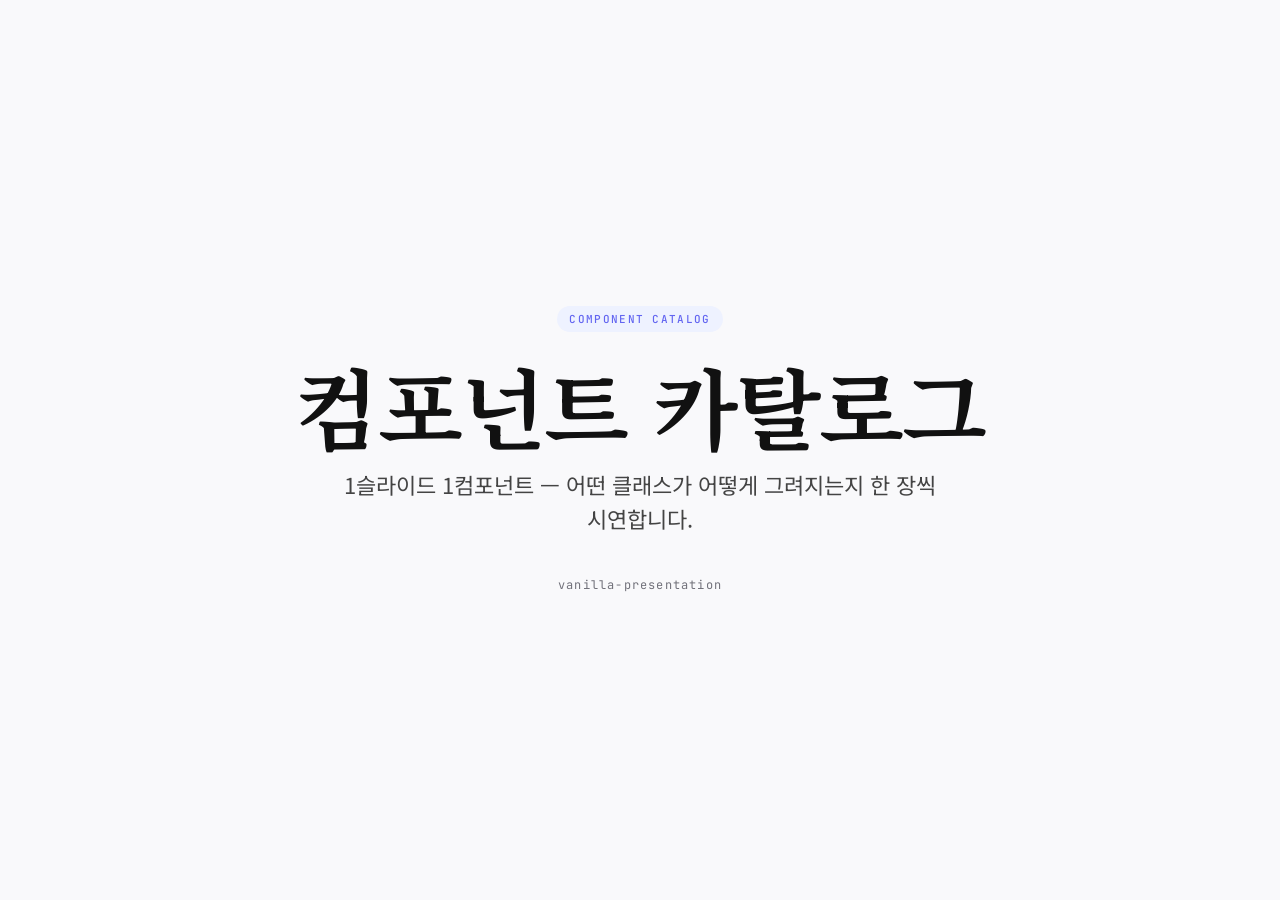
<file: skills/vanilla-presentation/example/flat-serif/index.html>
<!DOCTYPE html>
<html lang="ko">
<head>
    <meta charset="UTF-8">
    <title>컴포넌트 카탈로그</title>
    <link rel="stylesheet" href="base.css">
    <link rel="stylesheet" href="theme.css">
</head>
<body>
    <div id="presentation">
        <div id="cover" class="step step--cover" data-x="0" data-y="0" style="--x:0px; --y:0px;">
        <div class="cover">
          <p class="cover-kicker">COMPONENT CATALOG</p>
          <h1>컴포넌트 카탈로그</h1>
          <p class="lead">1슬라이드 1컴포넌트 — 어떤 클래스가 어떻게 그려지는지 한 장씩 시연합니다.</p>
          <p class="cover-meta">vanilla-presentation</p>
        </div></div><div id="toc" class="step step--content" data-x="1320" data-y="0" style="--x:1320px; --y:0px;">
        <div class="stage">
          <div class="kicker">
          <span>STRUCTURE</span>
          <span>2 / 19</span>
        </div>
          <h2>Toc</h2>
          <p class="lead">여러 슬라이드의 흐름을 페이지 번호와 함께 보여주는 목차 컴포넌트입니다.</p>
          <ul class="toc"><li class="toc-item">
              <span>내용·데이터 컴포넌트</span>
              <span>04</span>
            </li><li class="toc-item">
              <span>구조·요약 컴포넌트</span>
              <span>14</span>
            </li><li class="toc-item">
              <span>보조·강조 컴포넌트</span>
              <span>16</span>
            </li></ul>
        </div></div><div id="section-content" class="step step--sectionDivider" data-x="2640" data-y="0" style="--x:2640px; --y:0px;">
        <div class="divider">
          <p class="chapter">SECTION 01</p>
          <h2>내용·데이터 컴포넌트</h2>
        </div></div><div id="cards" class="step step--content" data-x="3960" data-y="0" style="--x:3960px; --y:0px;">
        <div class="stage">
          <div class="kicker">
          <span>CONTENT</span>
          <span>4 / 19</span>
        </div>
          <h2>Cards</h2>
          <p class="lead">여러 항목을 그리드로 병렬 비교할 때 씁니다. 한 줄에 최대 3개.</p>
          <div class="cards">
            <div class="card">
              <strong>특징 A</strong>
              <span>각 카드는 제목과 설명 한 줄로 구성됩니다.</span>
            </div>
            <div class="card">
              <strong>특징 B</strong>
              <span>최대 3개 컬럼으로 자동 정렬됩니다.</span>
            </div>
            <div class="card">
              <strong>특징 C</strong>
              <span>병렬 비교에 가장 자주 쓰는 기본 단위입니다.</span>
            </div></div>
        </div></div><div id="flow" class="step step--content" data-x="5280" data-y="0" style="--x:5280px; --y:0px;">
        <div class="stage">
          <div class="kicker">
          <span>CONTENT</span>
          <span>5 / 19</span>
        </div>
          <h2>Flow</h2>
          <p class="lead">순서가 있는 단계를 가로로 늘어놓을 때 씁니다. 노드마다 자동 번호가 붙습니다.</p>
          <div class="flow">
            <div class="node">
              <h3>수집</h3>
              <p>원본 데이터를 모읍니다.</p>
            </div>
            <div class="node">
              <h3>정리</h3>
              <p>표준 포맷으로 변환합니다.</p>
            </div>
            <div class="node">
              <h3>검토</h3>
              <p>담당자가 확인합니다.</p>
            </div></div>
        </div></div><div id="split" class="step step--content" data-x="6600" data-y="0" style="--x:6600px; --y:0px;">
        <div class="stage">
          <div class="kicker">
          <span>CONTENT</span>
          <span>6 / 19</span>
        </div>
          <h2>Split</h2>
          <p class="lead">두 갈래로 대비할 때 씁니다 (A vs B 패턴).</p>
          <div class="split">
            <div class="path">
              <strong>A안</strong>
              <p>왼쪽 path는 강조 톤으로 두드러지게 표현됩니다.</p>
            </div>
            <div class="path">
              <strong>B안</strong>
              <p>오른쪽 path는 보조 톤으로 비교 대상이 됩니다.</p>
            </div></div>
        </div></div><div id="table" class="step step--content" data-x="7920" data-y="0" style="--x:7920px; --y:0px;">
        <div class="stage">
          <div class="kicker">
          <span>CONTENT</span>
          <span>7 / 19</span>
        </div>
          <h2>Table</h2>
          <p class="lead">수치나 속성을 행·열로 비교할 때 씁니다.</p>
          <table><thead><tr><th>구분</th><th>지표 A</th><th>지표 B</th><th>비고</th></tr></thead><tbody><tr><td>항목 1</td><td>12</td><td>34</td><td>기준값</td></tr><tr><td>항목 2</td><td>23</td><td>45</td><td>증가</td></tr><tr><td>항목 3</td><td>34</td><td>56</td><td>주의</td></tr></tbody></table>
        </div></div><div id="checklist" class="step step--content" data-x="9240" data-y="0" style="--x:9240px; --y:0px;">
        <div class="stage">
          <div class="kicker">
          <span>CONTENT</span>
          <span>8 / 19</span>
        </div>
          <h2>Checklist</h2>
          <p class="lead">확인·점검할 항목을 나열할 때 씁니다. 각 항목은 한 줄 텍스트입니다.</p>
          <ul class="checklist"><li class="check-item">각 항목 앞에 체크 마커가 붙습니다.</li><li class="check-item">한 줄 텍스트만 받습니다.</li><li class="check-item">발표 전 점검표나 도입 조건 정리에 적합합니다.</li></ul>
        </div></div><div id="timeline" class="step step--content" data-x="10560" data-y="0" style="--x:10560px; --y:0px;">
        <div class="stage">
          <div class="kicker">
          <span>CONTENT</span>
          <span>9 / 19</span>
        </div>
          <h2>Timeline</h2>
          <p class="lead">시간 흐름에 따른 사건이나 단계를 세로로 나열할 때 씁니다.</p>
          <div class="timeline">
            <div class="timeline-item">
              <strong>1주차</strong>
              <span>준비 — 자료를 모읍니다.</span>
            </div>
            <div class="timeline-item">
              <strong>2주차</strong>
              <span>초안 — 빠르게 만들고 검토합니다.</span>
            </div>
            <div class="timeline-item">
              <strong>3주차</strong>
              <span>운영 — 작은 단위로 시작합니다.</span>
            </div></div>
        </div></div><div id="map" class="step step--content" data-x="11880" data-y="0" style="--x:11880px; --y:0px;">
        <div class="stage">
          <div class="kicker">
          <span>CONTENT</span>
          <span>10 / 19</span>
        </div>
          <h2>Map</h2>
          <p class="lead">영역을 4분면으로 나눠 매핑할 때 씁니다. 표보다 시각적이고 카드보다 균형감 있습니다.</p>
          <div class="map">
            <div class="box">
              <strong>영역 1</strong>
              <span>각 박스는 동일 비중으로 그려집니다.</span>
            </div>
            <div class="box">
              <strong>영역 2</strong>
              <span>역할이나 도메인을 나눠 보여주기 좋습니다.</span>
            </div>
            <div class="box">
              <strong>영역 3</strong>
              <span>보통 4개 항목으로 채웁니다.</span>
            </div>
            <div class="box">
              <strong>영역 4</strong>
              <span>넓은 개념의 매핑·분류에 적합합니다.</span>
            </div></div>
        </div></div><div id="image" class="step step--content" data-x="13200" data-y="0" style="--x:13200px; --y:0px;">
        <div class="stage">
          <div class="kicker">
          <span>CONTENT</span>
          <span>11 / 19</span>
        </div>
          <h2>Image</h2>
          <p class="lead">스크린샷이나 사진을 큰 프레임으로 보여줄 때 씁니다. (src 비우면 placeholder)</p>
          <div class="image-frame" aria-label="Image placeholder"></div>
        </div></div><div id="video" class="step step--content" data-x="14520" data-y="0" style="--x:14520px; --y:0px;">
        <div class="stage">
          <div class="kicker">
          <span>CONTENT</span>
          <span>12 / 19</span>
        </div>
          <h2>Video</h2>
          <p class="lead">데모 영상이나 짧은 클립을 재생할 때 씁니다. (src 비우면 placeholder)</p>
          <div class="video-frame" aria-label="Video placeholder"></div>
        </div></div><div id="section-structure" class="step step--sectionDivider" data-x="15840" data-y="0" style="--x:15840px; --y:0px;">
        <div class="divider">
          <p class="chapter">SECTION 02</p>
          <h2>구조·요약 컴포넌트</h2>
        </div></div><div id="summary" class="step step--content" data-x="17160" data-y="0" style="--x:17160px; --y:0px;">
        <div class="stage">
          <div class="kicker">
          <span>STRUCTURE</span>
          <span>14 / 19</span>
        </div>
          <h2>Summary</h2>
          <p class="lead">한 단락으로 결론·핵심 메시지를 정리할 때 씁니다. 섹션 마무리·발표 종합에 적합합니다.</p>
          <div class="summary"><p>summary는 한두 문장으로 결론을 박는 박스입니다. 발표 마지막 슬라이드나 섹션 정리에 자주 씁니다.</p></div>
        </div></div><div id="section-emphasis" class="step step--sectionDivider" data-x="18480" data-y="0" style="--x:18480px; --y:0px;">
        <div class="divider">
          <p class="chapter">SECTION 03</p>
          <h2>보조·강조 컴포넌트</h2>
        </div></div><div id="key-message" class="step step--content" data-x="19800" data-y="0" style="--x:19800px; --y:0px;">
        <div class="stage">
          <div class="kicker">
          <span>EMPHASIS</span>
          <span>16 / 19</span>
        </div>
          <h2>Key Message</h2>
          <p class="lead">딱 한 문장으로 가장 강한 메시지를 박을 때 씁니다.</p>
          <div class="key-message">한 슬라이드, 한 문장, 가장 큰 글자.</div>
        </div></div><div id="banner" class="step step--content" data-x="21120" data-y="0" style="--x:21120px; --y:0px;">
        <div class="stage">
          <div class="kicker">
          <span>EMPHASIS</span>
          <span>17 / 19</span>
        </div>
          <h2>Banner</h2>
          <p class="lead">주의·안내·경고를 한 줄 박스로 강조할 때 씁니다 (style: info / warn).</p>
          <div class="banner warn">warn 스타일은 경고·주의용, info 스타일은 안내용입니다.</div>
        </div></div><div id="source" class="step step--content" data-x="22440" data-y="0" style="--x:22440px; --y:0px;">
        <div class="stage">
          <div class="kicker">
          <span>EMPHASIS</span>
          <span>18 / 19</span>
        </div>
          <h2>Source</h2>
          <p class="lead">데이터 출처나 각주를 작게 표기할 때 씁니다. 주로 표·이미지 아래에 둡니다.</p>
          <div class="source">출처: vanilla-presentation skill</div>
        </div></div><div id="qna" class="step step--qna" data-x="23760" data-y="0" style="--x:23760px; --y:0px;">
        <div class="qna">
          <h1>Q&amp;A</h1>
          <p class="qna-subtitle">질문이 있으신가요?</p>
        </div></div>
    </div>
    <script src="engine.js"></script>
</body>
</html>
</file>
<file: skills/vanilla-presentation/example/flat-serif/base.css>
/*
 * base.css — 프레임 고정 책임 (SKILL.md §0.9 참고)
 * - 슬라이드 셸(.step), 캔버스(#presentation)
 * - .stage 의 5층 그리드: header / title / lead / content / footer
 * - 자식의 row 자동 매핑(.kicker → 1, h1/h2 → 2, .lead → 3, 본문 → 4, 푸터 → 5)
 * 디자인(색·폰트·border·padding 내부)은 테마 CSS의 책임이다.
 */

:root {
  --bg: #ffffff;
  --bg-sub: #f8fafc;
  --ink: #111827;
  --muted: #64748b;
  --line: #e2e8f0;

  /* 슬라이드 셸 — 1280×720 고정 (PPT 표준)
   * zoom으로 화면에 맞춰 확대. 글자·border가 또렷하게 렌더링됨. */
  --slide-w: 1280px;
  --slide-h: 720px;
  --slide-pad-x: 60px;
  --slide-pad-y: 44px;

  /* 본문(.stage) 프레임 */
  --stage-w: 1120px;
  --stage-row-gap: 28px;

  /* 표준 간격 (통일감을 위한 토큰) */
  --gap-xs: 8px;
  --gap-sm: 16px;
  --gap-md: 32px;
  --gap-lg: 64px;
  --gap-xl: 96px;
}

html,
body {
  width: 100%;
  height: 100%;
  margin: 0;
  padding: 0;
  overflow: hidden;
  background: var(--bg-sub);
  color: var(--ink);
  font-family: Pretendard, BlinkMacSystemFont, "Segoe UI", sans-serif;
}

body {
  display: flex;
  align-items: center;
  justify-content: center;
  opacity: 1;
}

/* ============================================================ */
/*  Normal slide view — 1280×720 고정 + zoom으로 화면에 맞춤      */
/* ============================================================ */
#presentation {
  position: relative;
  width: var(--slide-w);
  height: var(--slide-h);
  zoom: var(--scale, 1);
  background: var(--bg);
  overflow: hidden;
  transition: transform 0.7s cubic-bezier(.22, .61, .36, 1);
}

.step {
  position: absolute;
  top: 50%;
  left: 50%;
  margin-left: calc(var(--slide-w) / -2);
  margin-top: calc(var(--slide-h) / -2);
  display: flex;
  align-items: stretch;
  justify-content: center;
  box-sizing: border-box;
  width: var(--slide-w);
  height: var(--slide-h);
  padding: var(--slide-pad-y) var(--slide-pad-x);
  background: var(--bg);
  opacity: 0;
  pointer-events: none;
  overflow: hidden;
  transform: translate3d(var(--x), var(--y), 0) scale(1);
  transition: opacity 0.5s ease, transform 0.7s cubic-bezier(.22, .61, .36, 1);
}

.step.active {
  opacity: 1;
  pointer-events: auto;
  z-index: 10;
}

/* 특수 슬라이드(cover/sectionDivider/qna)는 .step의 자식으로 직접 들어와
   가용 영역(1280×720)을 풀로 채워야 한다. flex item의 main-axis 자동 축소 방지. */
.step > :is(.cover, .divider, .qna) {
  width: 100%;
  height: 100%;
  box-sizing: border-box;
}

/* 특수 슬라이드는 .step의 padding을 0으로 두어 풀스크린 디자인(그라디언트, 풀블리드 배경)이
   .step의 패딩 영역까지 끊김 없이 이어지도록 한다.
   각 테마 CSS(.cover, .divider, .qna)에서 자체적으로 padding을 설정하여 본문 안쪽 정렬을 책임진다. */
.step--cover,
.step--sectionDivider,
.step--qna {
  padding: 0;
}

/* ============================================================ */
/*  Stage frame — 5층 고정 그리드                                 */
/*    1: header(.kicker)                                         */
/*    2: title  (h1 또는 h2)                                      */
/*    3: lead   (.lead)                                          */
/*    4: content (cards·flow·map·table·split·image·timeline 등)  */
/*    5: footer (banner·source·footnote·cta·key-message)         */
/* ============================================================ */
.stage {
  width: min(var(--stage-w), 100%);
  margin-inline: auto;
  display: flex;
  flex-direction: column;
  row-gap: var(--stage-row-gap);
  height: 100%;
  min-height: 0;
  /* PPT는 한 슬라이드 한 화면. 컨텐츠가 720px을 넘으면 슬라이드를 쪼개거나 항목을 줄인다. */
  overflow: hidden;
}

.stage>* {
  min-width: 0;
  margin: 0;
  /* 자식의 외부 margin 차단. 사이 간격은 row-gap이 책임. */
}

/* 본문 콘텐츠는 가용 공간을 차지(헤더·제목·푸터 사이를 채움)
   build.py가 컴포넌트를 stage 직계 자식으로 출력하므로 직접 매칭됨 */
.stage> :is(.grid,
  .cards,
  .flow,
  .contract,
  .map,
  .split,
  table,
  .image-frame,
  .video-frame,
  .timeline,
  .checklist,
  .diagram,
  .chart,
  .infographic,
  .toc,
  .key-message) {
  flex: 1 1 auto;
  min-height: 0;
}

/* image: 콘텐츠 비율 유지하며 가운데 정렬, 너무 크게 늘어나지 않도록 제한 */
.stage> .image-frame {
  display: flex;
  align-items: center;
  justify-content: center;
  max-height: 55vh;
  overflow: hidden;
}
.image-frame img {
  max-width: 100%;
  max-height: 100%;
  object-fit: contain;
}

/* video: 16:9 박스로 고정. 다른 컴포넌트(zoom 0.8 적용된 카드형)와 시각 비율을 맞추기 위해
   명시적 720×405로 잡고 align-self/margin으로 가운데 정렬. zoom은 적용하지 않는다 (이중 축소 방지). */
.stage> .video-frame {
  width: 720px;
  height: 405px;
  max-width: 100%;
  align-self: center;
  margin-inline: auto;
  overflow: hidden;
}
.video-frame video,
.video-frame iframe {
  width: 100%;
  height: 100%;
  border: 0;
}

/* 푸터 컴포넌트는 자기 크기. 5층 마지막 자식으로 들어와야 한다. */
.stage> :is(.banner,
  .summary,
  .source,
  .footnote,
  .cta) {
  flex: 0 0 auto;
}

/* 슬라이드는 1280×720 고정, zoom이 viewport 크기에 맞춰 확대하므로
   별도의 media query 분기는 불필요. zoom이 모든 px을 비례 확대한다. */
</file>
<file: skills/vanilla-presentation/example/flat-serif/theme.css>
/*
 * flat-serif.css
 * ────────────────────────────────────────────
 * design-glossary 인덱스 레이아웃을 충실히 이식한 편집 디자인 테마.
 *
 * 핵심 차이점 (vs minimal-tech-hero):
 *   ① 헤더: badge + 대형 명조 h2 (좌) │ tagline(lead) (우), 밑줄 분리
 *   ② 본문: 플랫 디자인, 1px 테두리 카드
 *   ③ 푸터: 하단 얇은 선 + 모노 메타정보
 *   ④ 색상: off-white 바탕, 인디고 포인트, 플랫 디자인
 *   ⑤ 타이포: 명조(Serif) 제목 + 고딕(Sans) 본문 + 고정폭(Mono) 라벨
 */

/* ============================================================ */
/*  0. Fonts                                                     */
/* ============================================================ */
@import url('https://fonts.googleapis.com/css2?family=Noto+Sans+KR:wght@400;500;700&family=Noto+Serif+KR:wght@600;700&family=JetBrains+Mono:wght@400;500;700&display=swap');

/* ============================================================ */
/*  1. Design tokens                                             */
/* ============================================================ */
:root {
  /* surface */
  --bg: #f9f9fb;
  --surface: #ffffff;
  --surface-alt: #f1f3f6;

  /* ink */
  --ink: #111111;
  --ink-2: #444444;
  --ink-3: #71717a;

  /* accent */
  --primary: #6366f1;
  --primary-soft: #eef2ff;

  /* semantic */
  --warn: #dc2626;
  --warn-soft: #fee2e2;

  /* border */
  --border: #e5e7eb;

  /* font stacks */
  --serif: 'Noto Serif KR', serif;
  --sans: 'Noto Sans KR', -apple-system, sans-serif;
  --mono: 'JetBrains Mono', ui-monospace, monospace;

  /* layout */
  --stage-w: 1160px;

  font-family: var(--sans);
}

/* ============================================================ */
/*  2. Slide shell — 3-row grid (head / body / foot)             */
/* ============================================================ */
html, body, #presentation {
  background: var(--bg);
}
.step {
  background: var(--bg) !important;
  color: var(--ink);
  text-align: left;
  align-items: stretch;
}

/*
 * .stage를 design-glossary의 4행 레이아웃으로 강제 변환:
 *   row 1 — kicker (badge)                 ← 고정 auto
 *   row 2 — h2 (제목 + border-bottom)       ← 고정 auto
 *   row 3 — 컴포넌트 (본문 영역)            ← 1fr, 수직 중앙
 *   row 4 — 푸터 (border-top + 발표자)      ← 고정 auto
 *   각 영역 사이 10px 갭
 */
.stage {
  width: min(var(--stage-w), 100%);
  height: 100%;
  margin-inline: auto;
  padding: 44px 60px;
  box-sizing: border-box;
  position: relative;

  display: grid !important;
  grid-template-columns: 1fr;
  grid-template-rows: auto auto 1fr auto;
  gap: 10px;
  text-align: left;
  overflow: hidden;

  /* 푸터 발표자 정보 — 프로젝트별 theme.css에서 덮어쓰기 가능 */
  --footer-text: "vanilla-presentation";
}

/* --- 각 요소를 명시적 행에 배치 --- */
.stage > .kicker { grid-row: 1; }
.stage > h2      { grid-row: 2; }

/* --- 본문 영역(컴포넌트): row 3, 수직 중앙 정렬 --- */
.stage > :is(.cards, .flow, .map, .split, table, .image-frame, .video-frame,
             .timeline, .checklist, .toc, .summary, .banner, .source,
             .key-message) {
  grid-row: 3;
  align-self: center;
}

/* --- 푸터: ::after → row 4, 발표자 소속/이름 표시 --- */
.stage::after {
  content: var(--footer-text);
  display: flex;
  justify-content: space-between;
  align-items: center;
  font-family: var(--mono);
  font-size: 11px;
  color: var(--ink-3);
  letter-spacing: 0.08em;
  border-top: 1px solid var(--border);
  padding-top: 14px;
  grid-row: 4;
  align-self: end;
}

/* ============================================================ */
/*  3. Header area — badge + title (left) / tagline (right)      */
/* ============================================================ */

/* --- kicker → badge 스타일 --- */
.kicker {
  display: inline-block;
  width: fit-content;
  font-family: var(--mono);
  font-size: 11px;
  font-weight: 500;
  letter-spacing: 0.12em;
  color: var(--primary);
  background: var(--primary-soft);
  padding: 6px 12px;
  border-radius: 999px;
  margin-bottom: 12px;
  text-transform: uppercase;
  text-align: left;
}
/* kicker 내부의 dot/span 숨김 */
.kicker > span:first-child::before { display: none; }

/* --- h2 → 대형 명조체 --- */
h2 {
  font-family: var(--serif);
  font-size: 52px;
  font-weight: 700;
  letter-spacing: -0.02em;
  line-height: 1;
  color: var(--ink);
  margin: 0;
  text-align: left;
  padding-bottom: 20px;
  border-bottom: 1px solid var(--border);
  margin-bottom: 24px;
}

/* --- lead → tagline 역할 (h2 옆에 우측 배치) --- */
.lead {
  font-family: var(--sans);
  font-size: 14px;
  color: var(--ink-2);
  line-height: 1.55;
  max-width: 480px;
  white-space: nowrap;
  text-align: right;
  margin: 0;

  /* 헤더 우측 정렬 */
  position: absolute;
  top: 44px;
  right: 60px;
}

/* h2::after 제거 (border-bottom을 h2 자체에 넣었으므로) */
h2::after { display: none; }

/* ============================================================ */
/*  4. h1 (cover/qna 전용)                                       */
/* ============================================================ */
h1 {
  font-family: var(--serif);
  font-size: 88px;
  font-weight: 700;
  letter-spacing: -0.02em;
  line-height: 1;
  color: var(--ink);
  margin: 0;
}

/* ============================================================ */
/*  5. Component zoom — 오버플로우 방지                            */
/* ============================================================ */
.stage > :is(.cards, .flow, .map, .split, table, .image-frame, .video-frame,
             .timeline, .checklist, .toc, .summary, .banner, .source,
             .key-message) {
  zoom: 0.72;
}
.cards, .flow, .map, .split, .toc, .timeline, .checklist, table,
.summary, .banner, .source, .key-message, .image-frame {
  width: 100%;
}

/* ============================================================ */
/*  6. Cover                                                     */
/* ============================================================ */
.cover {
  display: flex;
  flex-direction: column;
  justify-content: center;
  align-items: center;
  text-align: center;
  height: 100%;
  padding: 60px;
  box-sizing: border-box;
  max-width: var(--stage-w);
  margin: auto;
  gap: 18px;
}
.cover-kicker {
  font-family: var(--mono);
  font-size: 11px;
  font-weight: 500;
  letter-spacing: 0.12em;
  color: var(--primary);
  background: var(--primary-soft);
  padding: 6px 12px;
  border-radius: 999px;
}
.cover .lead {
  position: static;
  text-align: center;
  white-space: normal;
  max-width: 600px;
  font-family: var(--sans);
  font-size: 22px;
  color: var(--ink-2);
  margin: 0 auto;
}
.cover-meta {
  font-family: var(--mono);
  font-size: 12px;
  color: var(--ink-3);
  letter-spacing: 0.1em;
  margin-top: 24px;
}

/* ============================================================ */
/*  7. Section Divider                                           */
/* ============================================================ */
.divider {
  display: flex;
  flex-direction: column;
  justify-content: center;
  align-items: center;
  text-align: center;
  height: 100%;
  padding: 60px;
  box-sizing: border-box;
}
.divider .chapter {
  font-family: var(--mono);
  font-size: 14px;
  color: var(--primary);
  letter-spacing: 0.2em;
  margin-bottom: 16px;
  text-transform: uppercase;
}
.divider h2 {
  text-align: center;
  font-size: 52px;
}
.divider h2::after { display: none; }

/* ============================================================ */
/*  8. QnA                                                       */
/* ============================================================ */
.qna {
  display: flex;
  flex-direction: column;
  justify-content: center;
  align-items: center;
  text-align: center;
  height: 100%;
  padding: 60px;
  box-sizing: border-box;
}
.qna h1 {
  font-size: 88px;
}
.qna-subtitle {
  font-family: var(--sans);
  font-size: 22px;
  color: var(--ink-2);
  margin-top: 18px;
}

/* ============================================================ */
/*  9. Cards                                                     */
/* ============================================================ */
.cards {
  display: grid;
  grid-template-columns: repeat(auto-fit, minmax(250px, 1fr));
  gap: 16px;
}
.card {
  display: flex;
  flex-direction: column;
  gap: 10px;
  padding: 28px 24px;
  text-align: left;
  background: var(--surface);
  border: 1px solid var(--border);
  border-radius: 12px;
  overflow: hidden;
}
.card strong {
  font-family: var(--serif);
  font-size: 20px;
  color: var(--ink);
  display: block;
  padding-bottom: 10px;
  border-bottom: 1px solid var(--border);
}
.card span {
  font-size: 14px;
  color: var(--ink-2);
  line-height: 1.6;
}

/* ============================================================ */
/*  10. Flow                                                     */
/* ============================================================ */
.flow {
  display: grid;
  grid-template-columns: repeat(auto-fit, minmax(0, 1fr));
  gap: 24px;
  counter-reset: flow-step;
}
.flow .node {
  position: relative;
  padding: 20px;
  text-align: left;
  background: var(--surface);
  border: 1px solid var(--border);
  border-radius: 8px;
  counter-increment: flow-step;
}
.flow .node::before {
  content: counter(flow-step);
  display: flex;
  align-items: center;
  justify-content: center;
  width: 24px; height: 24px;
  background: var(--primary);
  color: white;
  border-radius: 50%;
  font-family: var(--mono);
  font-size: 11px;
  font-weight: 700;
  margin-bottom: 14px;
}
.flow .node:not(:last-child)::after {
  content: "→";
  position: absolute;
  top: 50%;
  right: -18px;
  font-family: var(--mono);
  color: var(--ink-3);
  transform: translateY(-50%);
  font-size: 14px;
}
.flow .node h3 {
  font-family: var(--sans);
  font-size: 16px;
  font-weight: 700;
  margin: 0 0 6px;
  color: var(--ink);
}
.flow .node p {
  font-size: 13px;
  color: var(--ink-2);
  margin: 0;
  line-height: 1.5;
}

/* ============================================================ */
/*  11. Split                                                    */
/* ============================================================ */
.split {
  display: grid;
  grid-template-columns: 1fr 1fr;
  gap: 16px;
}
.split .path {
  padding: 32px;
  text-align: left;
  background: var(--surface);
  border: 1px solid var(--border);
  border-radius: 8px;
}
.split .path:first-child {
  border-left: 3px solid var(--primary);
}
.split .path strong {
  display: block;
  font-family: var(--serif);
  font-size: 22px;
  margin-bottom: 12px;
  color: var(--ink);
}
.split .path p {
  font-size: 14px;
  color: var(--ink-2);
  line-height: 1.6;
  margin: 0;
}

/* ============================================================ */
/*  12. Table                                                    */
/* ============================================================ */
table {
  width: 100%;
  border-collapse: collapse;
  font-size: 13px;
  background: var(--surface);
}
th, td {
  text-align: left;
  padding: 9px 11px;
  border-bottom: 1px solid var(--border);
}
th {
  font-family: var(--mono);
  font-size: 10px;
  font-weight: 700;
  letter-spacing: 0.1em;
  color: var(--ink-3);
  text-transform: uppercase;
  background: var(--surface-alt);
}
td:first-child {
  font-family: var(--mono);
  font-weight: 500;
  color: var(--primary);
  width: 25%;
}
td {
  color: var(--ink-2);
  line-height: 1.5;
}

/* ============================================================ */
/*  13. Checklist                                                */
/* ============================================================ */
.checklist {
  list-style: none;
  padding: 0; margin: 0;
  display: flex;
  flex-direction: column;
  gap: 10px;
  text-align: left;
}
.check-item {
  display: flex;
  align-items: center;
  gap: 14px;
  padding: 14px 16px;
  background: var(--surface);
  border: 1px solid var(--border);
  border-radius: 6px;
  font-size: 14px;
  color: var(--ink);
}
.check-item::before {
  content: "✓";
  display: flex;
  align-items: center;
  justify-content: center;
  width: 22px; height: 22px;
  background: var(--primary);
  color: white;
  border-radius: 50%;
  font-size: 12px;
  font-weight: 700;
  flex-shrink: 0;
}

/* ============================================================ */
/*  14. Timeline                                                 */
/* ============================================================ */
.timeline {
  display: flex;
  flex-direction: column;
  gap: 12px;
  text-align: left;
  border-left: 2px solid var(--border);
  padding-left: 28px;
}
.timeline-item {
  position: relative;
  display: flex;
  flex-direction: column;
  padding: 18px;
  background: var(--surface);
  border: 1px solid var(--border);
  border-radius: 6px;
}
.timeline-item::before {
  content: "";
  position: absolute;
  left: -34px;
  top: 22px;
  width: 10px; height: 10px;
  background: var(--primary-soft);
  border: 2px solid var(--primary);
  border-radius: 50%;
}
.timeline-item strong {
  font-family: var(--mono);
  font-size: 12px;
  color: var(--primary);
  margin-bottom: 6px;
}
.timeline-item span {
  font-size: 14px;
  color: var(--ink);
  line-height: 1.5;
}

/* ============================================================ */
/*  15. Map                                                      */
/* ============================================================ */
.map {
  display: grid;
  grid-template-columns: repeat(2, 1fr);
  gap: 12px;
}
.map .box {
  display: flex;
  flex-direction: column;
  padding: 24px;
  text-align: left;
  background: var(--surface);
  border: 1px solid var(--border);
  border-radius: 8px;
}
.map .box strong {
  font-family: var(--sans);
  font-size: 16px;
  font-weight: 700;
  margin-bottom: 8px;
  color: var(--ink);
}
.map .box span {
  font-size: 13px;
  color: var(--ink-2);
  line-height: 1.6;
}

/* ============================================================ */
/*  16. Image                                                    */
/* ============================================================ */
.image-frame {
  height: 380px;
  background: var(--surface);
  border: 1px solid var(--border);
  border-radius: 10px;
  overflow: hidden;
  display: flex;
  align-items: center;
  justify-content: center;
}
.image-frame img {
  width: 100%; height: 100%;
  object-fit: cover;
}

/* ============================================================ */
/*  17. Video                                                    */
/* ============================================================ */
.stage > .video-frame {
  height: 360px;
  width: 640px;
  margin: 0 auto;
  background: #0f1117;
  border-radius: 10px;
  overflow: hidden;
  display: flex;
  align-items: center;
  justify-content: center;
}

/* ============================================================ */
/*  18. TOC                                                      */
/* ============================================================ */
.toc {
  list-style: none;
  padding: 0; margin: 0;
  display: flex;
  flex-direction: column;
}
.toc-item {
  display: flex;
  justify-content: space-between;
  align-items: center;
  padding: 18px 0;
  border-bottom: 1px solid var(--border);
  text-align: left;
}
.toc-item span:first-of-type {
  font-family: var(--serif);
  font-size: 20px;
  font-weight: 600;
  color: var(--ink);
}
.toc-item span:last-of-type {
  font-family: var(--mono);
  font-size: 14px;
  color: var(--ink-3);
}

/* ============================================================ */
/*  19. Key Message                                              */
/* ============================================================ */
.key-message {
  font-family: var(--serif);
  font-size: 20px;
  line-height: 1.55;
  color: var(--ink);
  padding: 14px 18px;
  background: var(--primary-soft);
  border-left: 3px solid var(--primary);
  border-radius: 4px;
  text-align: left;
}

/* ============================================================ */
/*  20. Banner                                                   */
/* ============================================================ */
.banner {
  border-radius: 10px;
  padding: 12px 16px;
  font-size: 13px;
  line-height: 1.55;
  display: flex;
  gap: 10px;
  align-items: flex-start;
  text-align: left;
}
.banner.info {
  background: var(--primary-soft);
  color: #312e81;
  border-left: 3px solid var(--primary);
}
.banner.warn {
  background: var(--warn-soft);
  color: #7f1d1d;
  border-left: 3px solid var(--warn);
}

/* ============================================================ */
/*  21. Summary                                                  */
/* ============================================================ */
.summary {
  background: var(--surface);
  border: 1px solid var(--border);
  border-radius: 10px;
  padding: 28px 32px;
  text-align: left;
}
.summary p {
  font-family: var(--serif);
  font-size: 19px;
  line-height: 1.6;
  color: var(--ink);
  margin: 0;
}

/* ============================================================ */
/*  22. Source                                                    */
/* ============================================================ */
.source {
  font-family: var(--mono);
  font-size: 11px;
  color: var(--ink-3);
  text-align: left;
  letter-spacing: 0.04em;
}
</file>
